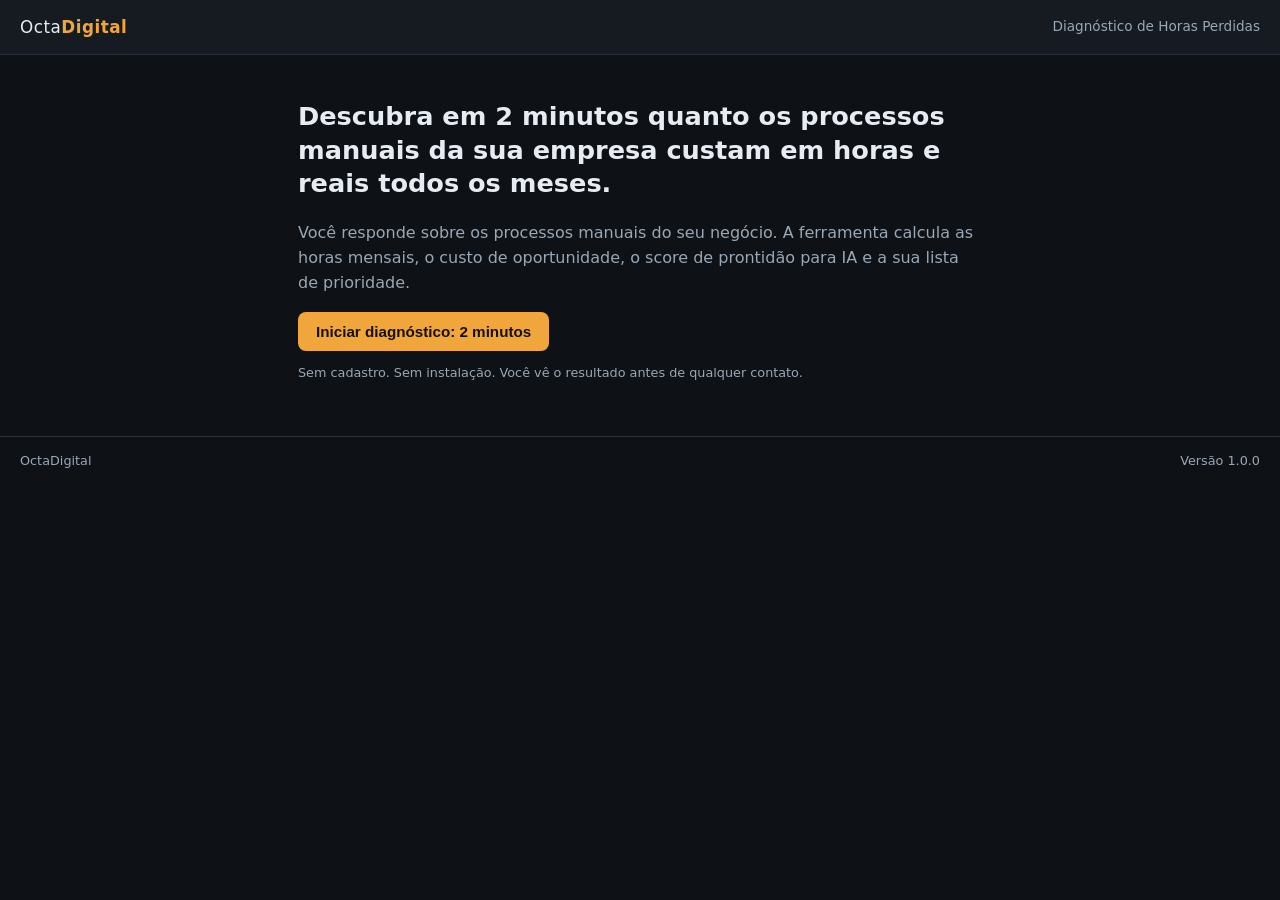
<file: index.html>
<!DOCTYPE html>
<html lang="pt-BR">
<head>
  <meta charset="utf-8">
  <meta name="viewport" content="width=device-width, initial-scale=1">
  <title>Diagnóstico de Horas Perdidas | OctaDigital</title>
  <meta name="description" content="Descubra em 2 minutos quanto os processos manuais da sua empresa custam em horas e reais todos os meses.">
  <link rel="stylesheet" href="styles.css">
</head>
<body>
  <header class="topo">
    <span class="marca">Octa<b>Digital</b></span>
    <span class="tag">Diagnóstico de Horas Perdidas</span>
  </header>

  <main>
    <!-- ETAPA 0: landing -->
    <section id="tela-abertura" class="tela ativa">
      <h1>Descubra em 2 minutos quanto os processos manuais da sua empresa custam em horas e reais todos os meses.</h1>
      <p class="sub">Você responde sobre os processos manuais do seu negócio. A ferramenta calcula as horas mensais, o custo de oportunidade, o score de prontidão para IA e a sua lista de prioridade.</p>
      <button id="btn-iniciar" class="btn primario">Iniciar diagnóstico: 2 minutos</button>
      <p class="nota">Sem cadastro. Sem instalação. Você vê o resultado antes de qualquer contato.</p>
    </section>

    <!-- ETAPA 1: basico da equipe -->
    <section id="tela-basico" class="tela">
      <p class="etapa">Passo 1 de 2</p>
      <h2>Quem executa o trabalho manual</h2>
      <label for="colaboradores">Quantas pessoas usam processos manuais no dia a dia? (5 a 100)</label>
      <input id="colaboradores" type="number" min="5" max="100" value="15">
      <label for="custo-hora">Custo médio da hora de trabalho manual (R$)</label>
      <input id="custo-hora" type="number" min="5" step="1" value="35">
      <div class="acoes">
        <button id="btn-basico-avancar" class="btn primario">Continuar</button>
      </div>
    </section>

    <!-- ETAPA 2: processos -->
    <section id="tela-processos" class="tela">
      <p class="etapa">Passo 2 de 2</p>
      <h2>Descreva um processo manual por vez</h2>
      <form id="form-processo">
        <label for="proc-tipo">Tipo de processo</label>
        <select id="proc-tipo"></select>
        <div id="campo-outro-processo" style="display:none">
          <label for="proc-nome">Como você chama esse processo?</label>
          <input id="proc-nome" type="text" placeholder="Ex: conferência de notas fiscais">
        </div>
        <label for="proc-freq">Com que frequência acontece?</label>
        <select id="proc-freq">
          <option value="dia">Todos os dias</option>
          <option value="semana">Toda semana</option>
          <option value="mes">Uma vez por mês (ou menos)</option>
        </select>
        <div class="linha3">
          <div>
            <label for="proc-exec">Vezes por período</label>
            <input id="proc-exec" type="number" min="1" value="5">
          </div>
          <div>
            <label for="proc-min">Minutos por vez</label>
            <input id="proc-min" type="number" min="1" value="30">
          </div>
          <div>
            <label for="proc-pessoas">Pessoas envolvidas</label>
            <input id="proc-pessoas" type="number" min="1" value="1">
          </div>
        </div>
        <label class="check">
          <input id="proc-estruturado" type="checkbox" checked>
          Esse processo tem regra clara e dados organizados (planilha, formulário, sistema)?
        </label>
        <div class="acoes">
          <button id="btn-processo-avancar" class="btn primario">Adicionar processo</button>
          <button id="btn-processo-finalizar" class="btn secundario">Já descrevi todos, ver o resultado</button>
        </div>
        <p id="lista-processos" class="nota"></p>
      </form>
    </section>

    <!-- ETAPA 3: resultado -->
    <section id="tela-resultado" class="tela">
      <p class="etapa">Resultado do diagnóstico</p>
      <div class="grade3">
        <div class="card numero">
          <span class="valor" id="res-horas">0</span>
          <span class="rotulo">horas mensais em processos manuais</span>
        </div>
        <div class="card numero">
          <span class="valor" id="res-custo">R$ 0</span>
          <span class="rotulo">custo de oportunidade por mês (R$ por ano: <b id="res-ano">0</b>)</span>
        </div>
        <div class="card numero">
          <span class="valor" id="res-score">0</span>
          <span class="rotulo">score de prontidão para IA (0 a 100)</span>
        </div>
      </div>

      <h3>Onde está o seu dinheiro</h3>
      <ol id="ranking"></ol>

      <!-- Captura de lead: exibida apenas com endpoint ativo (config.js) -->
      <div id="bloco-captura" style="display:none">
        <h3>Receba o diagnóstico e o guia por e-mail</h3>
        <p class="sub">Enviamos o resumo do diagnóstico e o guia de primeiros passos para automatizar. Nenhum cadastro além do e-mail.</p>
        <form id="form-email">
          <input id="lead-email" type="email" placeholder="seu@email.com.br" required>
          <button id="btn-enviar" class="btn primario" type="submit">Enviar para meu e-mail</button>
          <p id="msg-envio" class="nota" role="status"></p>
        </form>
      </div>

      <div class="cta-final">
        <p class="cta-texto">Essas horas não voltam sozinhas. No Hub de IA você implementa a primeira automação com assistência guiada por R$ 97/mês. Comece hoje: sua maior perda do ranking é o melhor ponto de partida.</p>
        <a id="cta-hub" class="btn primario" href="#" target="_blank" rel="noopener">Conhecer o Hub de IA</a>
        <a id="cta-guia" class="btn secundario" href="guia.html">Guia dos 3 primeiros passos</a>
      </div>
      <button id="btn-refazer" class="link-btn">Refazer o diagnóstico</button>
      <p class="nota">Premissas: 30 dias por frequência diária, 4,33 semanas por frequência semanal, custo da hora informado por você. Estimativas operacionais, não financeiras.</p>
    </section>
  </main>
  <footer class="rodape">
    <span>OctaDigital</span>
    <span>Versão 1.0.0</span>
  </footer>
  <script src="calc.js"></script>
  <script src="config.js"></script>
  <script src="app.js"></script>
</body>
</html>
</file>
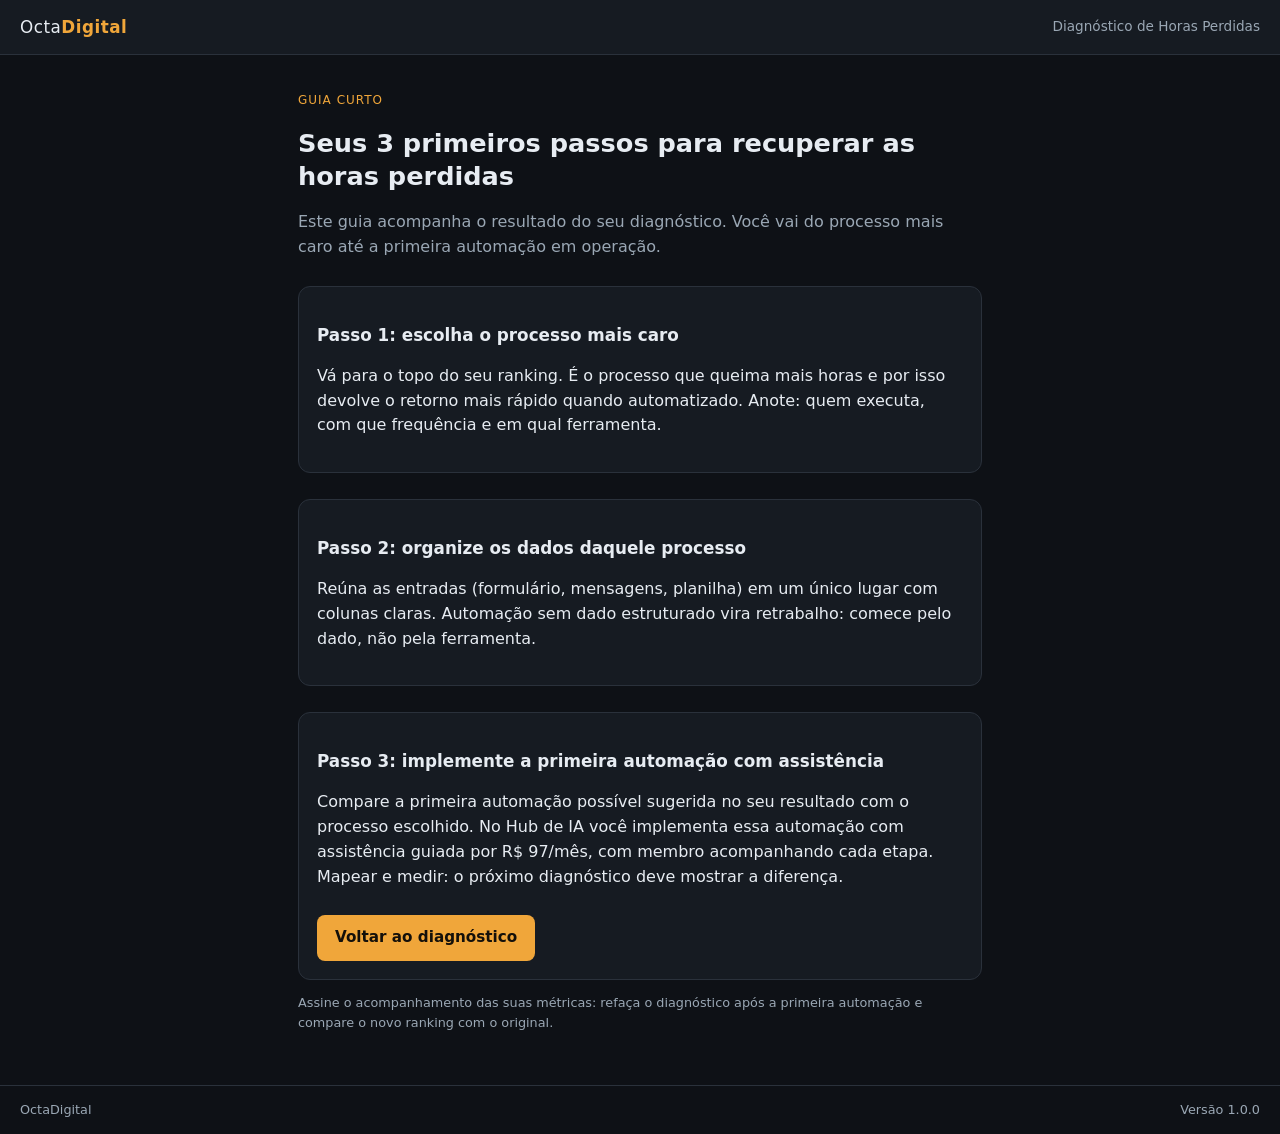
<file: guia.html>
<!DOCTYPE html>
<html lang="pt-BR">
<head>
  <meta charset="utf-8">
  <meta name="viewport" content="width=device-width, initial-scale=1">
  <title>Guia dos 3 primeiros passos | Diagnóstico de Horas Perdidas</title>
  <link rel="stylesheet" href="styles.css">
</head>
<body>
  <header class="topo">
    <span class="marca">Octa<b>Digital</b></span>
    <span class="tag">Diagnóstico de Horas Perdidas</span>
  </header>
  <main>
    <p class="etapa">Guia curto</p>
    <h1>Seus 3 primeiros passos para recuperar as horas perdidas</h1>
    <p class="sub">Este guia acompanha o resultado do seu diagnóstico. Você vai do processo mais caro até a primeira automação em operação.</p>

    <section class="cta-final">
      <h3>Passo 1: escolha o processo mais caro</h3>
      <p>Vá para o topo do seu ranking. É o processo que queima mais horas e por isso devolve o retorno mais rápido quando automatizado. Anote: quem executa, com que frequência e em qual ferramenta.</p>
    </section>
    <section class="cta-final">
      <h3>Passo 2: organize os dados daquele processo</h3>
      <p>Reúna as entradas (formulário, mensagens, planilha) em um único lugar com colunas claras. Automação sem dado estruturado vira retrabalho: comece pelo dado, não pela ferramenta.</p>
    </section>
    <section class="cta-final">
      <h3>Passo 3: implemente a primeira automação com assistência</h3>
      <p>Compare a primeira automação possível sugerida no seu resultado com o processo escolhido. No Hub de IA você implementa essa automação com assistência guiada por R$ 97/mês, com membro acompanhando cada etapa. Mapear e medir: o próximo diagnóstico deve mostrar a diferença.</p>
      <a href="index.html" class="btn primario">Voltar ao diagnóstico</a>
    </section>

    <p class="nota">Assine o acompanhamento das suas métricas: refaça o diagnóstico após a primeira automação e compare o novo ranking com o original.</p>
  </main>
  <footer class="rodape">
    <span>OctaDigital</span>
    <span>Versão 1.0.0</span>
  </footer>
</body>
</html>
</file>
<file: styles.css>
/* Diagnostico de Horas Perdidas: estilos.
   Identidade: fundo escuro, acento ambar, tipografia de sistema. */
:root {
  --bg: #0e1116;
  --surface: #161b22;
  --borda: #2a313b;
  --texto: #e7ecf2;
  --texto-fraco: #9aa7b4;
  --acento: #f0a63a;
  --acento-suave: rgba(240, 166, 58, 0.14);
  --ok: #4ec98a;
}
* { box-sizing: border-box; }
body {
  margin: 0;
  font-family: system-ui, -apple-system, "Segoe UI", Roboto, sans-serif;
  background: var(--bg);
  color: var(--texto);
  line-height: 1.55;
}
.topo {
  display: flex;
  justify-content: space-between;
  align-items: center;
  padding: 14px 20px;
  border-bottom: 1px solid var(--borda);
  background: var(--surface);
}
.marca { font-size: 1.05rem; letter-spacing: 0.5px; }
.marca b { color: var(--acento); }
.tag { color: var(--texto-fraco); font-size: 0.85rem; }
main { max-width: 720px; margin: 0 auto; padding: 24px 18px 40px; }
.rodape {
  display: flex; justify-content: space-between;
  padding: 14px 20px; color: var(--texto-fraco); font-size: 0.8rem;
  border-top: 1px solid var(--borda);
}
h1 { font-size: 1.6rem; line-height: 1.3; }
h2 { font-size: 1.25rem; }
h3 { font-size: 1.05rem; margin-bottom: 6px; }
.etapa { color: var(--acento); text-transform: uppercase; font-size: 0.75rem; letter-spacing: 1px; }
.sub { color: var(--texto-fraco); }
.nota { color: var(--texto-fraco); font-size: 0.8rem; }

.tela { display: none; }
.tela.ativa { display: block; animation: surgir 0.25s ease; }
@keyframes surgir { from { opacity: 0; transform: translateY(6px); } to { opacity: 1; transform: none; } }

label { display: block; margin: 16px 0 6px; font-size: 0.9rem; color: var(--texto); }
input[type="number"], input[type="text"], input[type="email"], select {
  width: 100%; padding: 10px 12px; font-size: 1rem;
  background: var(--surface); color: var(--texto);
  border: 1px solid var(--borda); border-radius: 8px;
}
.linha3 { display: grid; grid-template-columns: repeat(3, 1fr); gap: 12px; }
@media (max-width: 560px) { .linha3 { grid-template-columns: 1fr; } }
.check { display: flex; gap: 10px; align-items: flex-start; margin-top: 16px; font-size: 0.9rem; }
.check input { width: auto; margin-top: 3px; }

.btn {
  display: inline-block; padding: 11px 18px; border-radius: 8px; border: 0;
  font-size: 0.95rem; font-weight: 600; cursor: pointer; text-decoration: none;
  text-align: center;
}
.btn.primario { background: var(--acento); color: #14100a; }
.btn.primario:hover { filter: brightness(1.08); }
.btn.secundario { background: transparent; color: var(--texto); border: 1px solid var(--borda); }
.btn[disabled] { opacity: 0.55; cursor: not-allowed; }
.acoes { display: flex; gap: 12px; margin-top: 18px; flex-wrap: wrap; }
.link-btn { background: none; border: 0; color: var(--texto-fraco); cursor: pointer; text-decoration: underline; margin-top: 16px; }

.grade3 { display: grid; grid-template-columns: repeat(3, 1fr); gap: 12px; margin: 18px 0; }
@media (max-width: 560px) { .grade3 { grid-template-columns: 1fr; } }
.card.numero {
  background: var(--acento-suave); border: 1px solid var(--borda);
  border-radius: 10px; padding: 16px; display: flex; flex-direction: column; gap: 4px;
}
.valor { font-size: 1.7rem; font-weight: 700; color: var(--acento); }
.rotulo { font-size: 0.82rem; color: var(--texto-fraco); }

#ranking li { margin: 12px 0; padding: 12px 14px; background: var(--surface); border: 1px solid var(--borda); border-radius: 10px; }
.sugestao { display: block; color: var(--texto-fraco); font-size: 0.88rem; margin-top: 4px; }

#form-email { display: flex; gap: 10px; flex-wrap: wrap; margin-top: 10px; }
#form-email input { flex: 1 1 240px; }

.cta-final {
  margin-top: 26px; padding: 18px; border: 1px solid var(--borda);
  border-radius: 12px; background: var(--surface);
}
.cta-texto { font-weight: 600; }
.cta-final .btn { margin: 10px 8px 0 0; }
</file>
